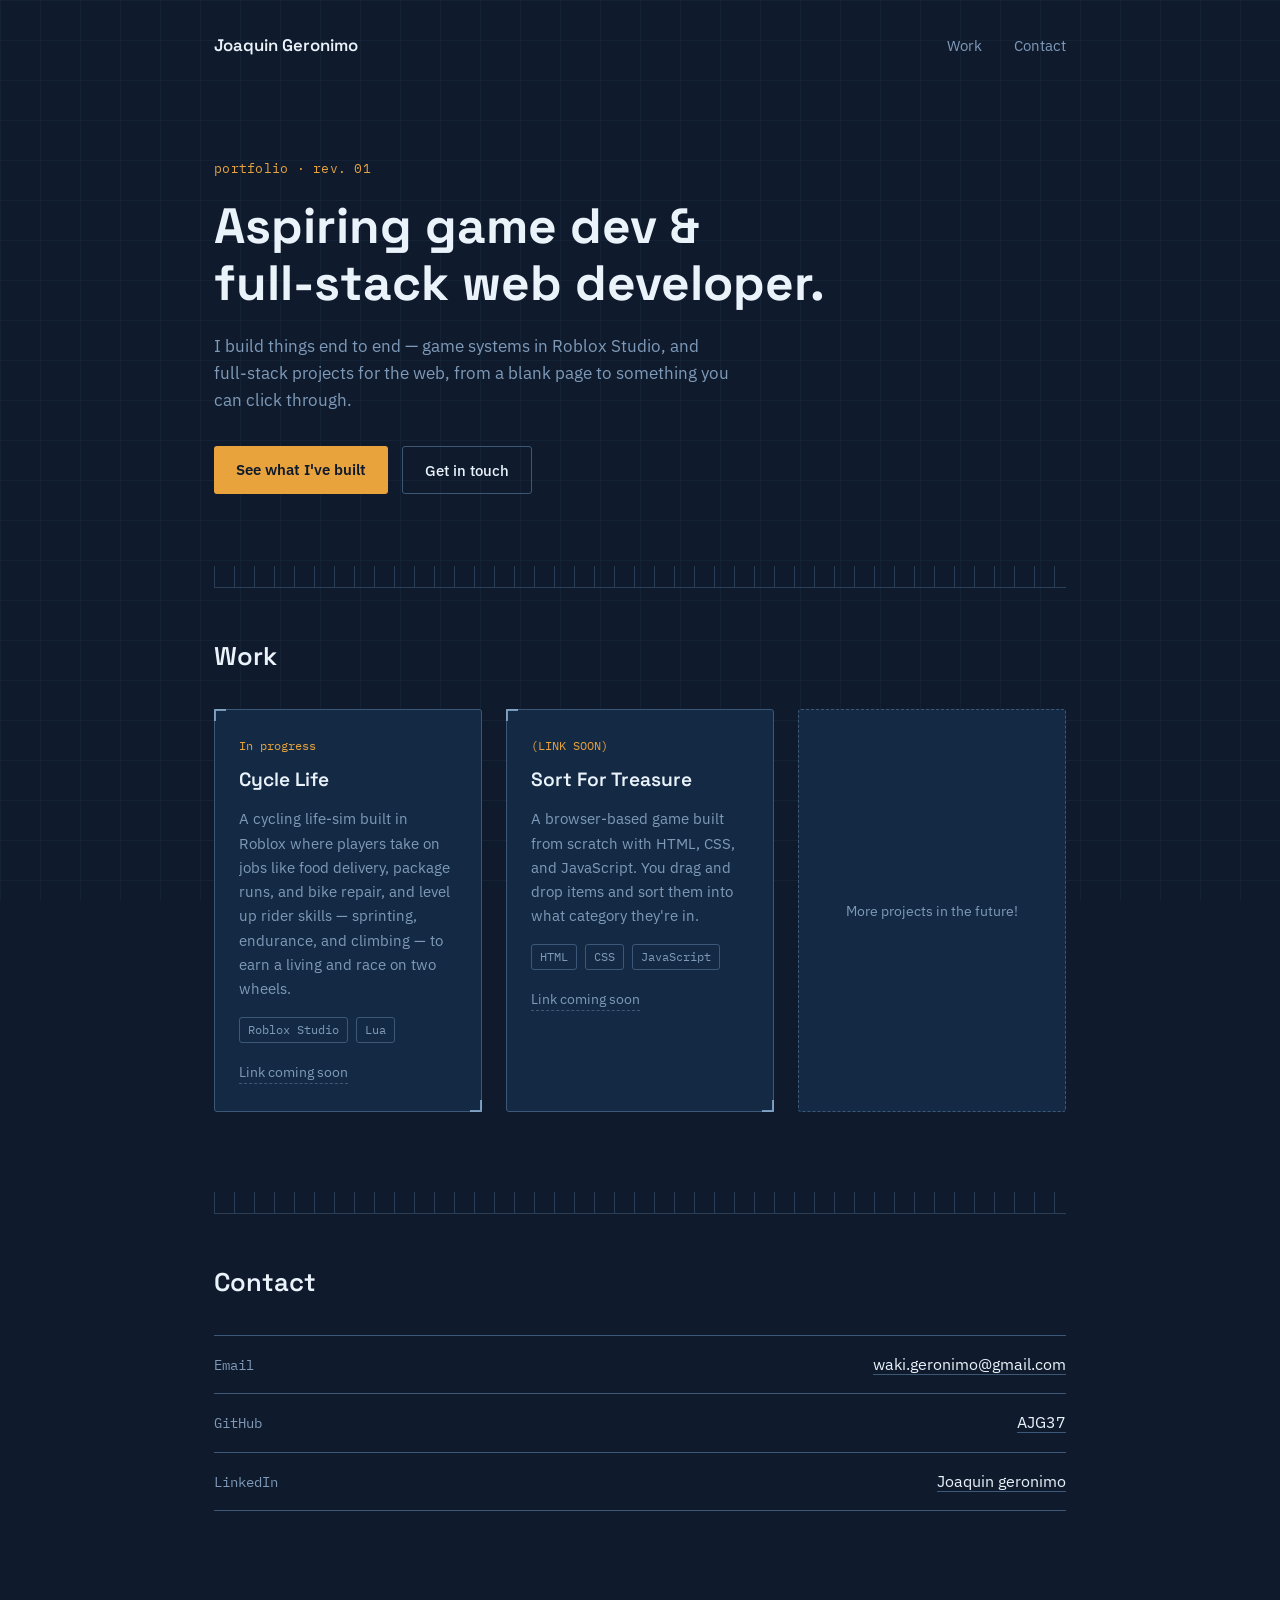
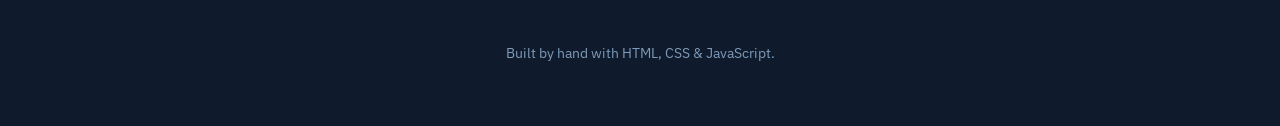
<file: index.html>
<!DOCTYPE html>
<html lang="en">
<head>
<meta charset="UTF-8">
<meta name="viewport" content="width=device-width, initial-scale=1.0">
<title>Joaquin Geronimo — Portfolio</title>
<meta name="description" content="Portfolio of Joaquin Geronimo — aspiring game developer and full-stack web developer.">
<link rel="preconnect" href="https://fonts.googleapis.com">
<link rel="preconnect" href="https://fonts.gstatic.com" crossorigin>
<link href="https://fonts.googleapis.com/css2?family=IBM+Plex+Mono:wght@400;500&family=IBM+Plex+Sans:wght@400;500&family=Space+Grotesk:wght@500;600;700&display=swap" rel="stylesheet">
<link rel="stylesheet" href="style.css">
</head>
<body>

<div class="grid-backdrop" aria-hidden="true"></div>

<header class="site-header">
  <a href="#top" class="site-name">Joaquin Geronimo</a>
  <nav class="site-nav">
    <a href="#work">Work</a>
    <a href="#contact">Contact</a>
  </nav>
</header>

<main id="top">

  <section class="hero">
    <p class="hero-label">portfolio · rev. 01</p>
    <h1 class="hero-title">Aspiring game dev &amp;<br>full-stack web developer.</h1>
    <p class="hero-text">
      I build things end to end — game systems in Roblox Studio, and
      full-stack projects for the web, from a blank page to something
      you can click through.
    </p>
    <div class="hero-actions">
      <a href="#work" class="btn btn-primary">See what I've built</a>
      <a href="#contact" class="btn btn-ghost">Get in touch</a>
    </div>
  </section>

  <div class="ruler" aria-hidden="true"></div>

  <section id="work" class="work">
    <h2 class="section-heading">Work</h2>
    <div id="project-list" class="project-list"><!-- rendered by script.js --></div>
  </section>

  <div class="ruler" aria-hidden="true"></div>

  <section id="contact" class="contact">
    <h2 class="section-heading">Contact</h2>
    <dl class="spec-sheet">
      <div class="spec-row">
        <dt>Email</dt>
        <dd><a href="mailto:waki.geronimo@gmail.com">waki.geronimo@gmail.com</a></dd>
      </div>
      <div class="spec-row">
        <dt>GitHub</dt>
        <dd><a href="https://github.com/AJG37" target="_blank" rel="noopener">AJG37</a></dd>
      </div>
      <div class="spec-row">
        <dt>LinkedIn</dt>
        <dd><a href="https://www.linkedin.com/in/joaquin-geronimo-5490483b7/" target="_blank" rel="noopener">Joaquin geronimo</a></dd>
      </div>
    </dl>
  </section>

</main>

<footer class="site-footer">
  <p>Built by hand with HTML, CSS &amp; JavaScript.</p>
</footer>

<script src="script.js"></script>
</body>
</html>
</file>
<file: style.css>
:root {
  --navy-deep: #0f1b2d;
  --navy-panel: #142a44;
  --line-blue: #3d5876;
  --line-bright: #9ec5e8;
  --text-primary: #eaf2fa;
  --text-muted: #7f9ab8;
  --amber: #e8a33d;
  --amber-dim: #c98a2c;
  --radius: 3px;
}

* { box-sizing: border-box; }

html { scroll-behavior: smooth; }

body {
  margin: 0;
  background: var(--navy-deep);
  color: var(--text-primary);
  font-family: "IBM Plex Sans", system-ui, sans-serif;
  line-height: 1.6;
  position: relative;
}

@media (prefers-reduced-motion: reduce) {
  html { scroll-behavior: auto; }
  * { animation-duration: 0.001ms !important; transition-duration: 0.001ms !important; }
}

/* Blueprint grid backdrop */
.grid-backdrop {
  position: fixed;
  inset: 0;
  z-index: 0;
  pointer-events: none;
  background-image:
    linear-gradient(var(--line-blue) 1px, transparent 1px),
    linear-gradient(90deg, var(--line-blue) 1px, transparent 1px);
  background-size: 40px 40px;
  opacity: 0.12;
}

a { color: inherit; }

/* Header */
.site-header {
  position: relative;
  z-index: 1;
  display: flex;
  justify-content: space-between;
  align-items: center;
  max-width: 900px;
  margin: 0 auto;
  padding: 32px 24px 0;
}

.site-name {
  font-family: "Space Grotesk", sans-serif;
  font-weight: 600;
  font-size: 1.05rem;
  text-decoration: none;
  color: var(--text-primary);
}

.site-nav a {
  text-decoration: none;
  color: var(--text-muted);
  font-size: 0.95rem;
  margin-left: 28px;
  transition: color 0.15s ease;
}

.site-nav a:hover,
.site-nav a:focus-visible { color: var(--amber); }

main {
  position: relative;
  z-index: 1;
  max-width: 900px;
  margin: 0 auto;
  padding: 0 24px;
}

/* Hero */
.hero {
  padding: 100px 0 64px;
  max-width: 620px;
}

.hero-label {
  font-family: "IBM Plex Mono", monospace;
  font-size: 0.8rem;
  color: var(--amber);
  letter-spacing: 0.02em;
  margin: 0 0 18px;
}

.hero-title {
  font-family: "Space Grotesk", sans-serif;
  font-weight: 700;
  font-size: clamp(2.1rem, 5vw, 3.1rem);
  line-height: 1.15;
  margin: 0 0 22px;
  animation: draw-in 0.6s ease-out;
}

@keyframes draw-in {
  from { opacity: 0; transform: translateY(10px); }
  to { opacity: 1; transform: translateY(0); }
}

.hero-text {
  color: var(--text-muted);
  font-size: 1.05rem;
  max-width: 52ch;
  margin: 0 0 32px;
}

.hero-actions { display: flex; gap: 14px; flex-wrap: wrap; }

.btn {
  display: inline-block;
  padding: 11px 22px;
  border-radius: var(--radius);
  text-decoration: none;
  font-size: 0.95rem;
  font-weight: 500;
  transition: transform 0.15s ease, background 0.15s ease, border-color 0.15s ease;
}

.btn-primary {
  background: var(--amber);
  color: var(--navy-deep);
  font-weight: 600;
}
.btn-primary:hover { background: var(--amber-dim); transform: translateY(-1px); }

.btn-ghost {
  border: 1px solid var(--line-blue);
  color: var(--text-primary);
}
.btn-ghost:hover { border-color: var(--line-bright); transform: translateY(-1px); }

.btn:focus-visible {
  outline: 2px solid var(--amber);
  outline-offset: 2px;
}

/* Ruler divider */
.ruler {
  height: 22px;
  background-image: repeating-linear-gradient(
    90deg,
    var(--line-blue) 0px, var(--line-blue) 1px,
    transparent 1px, transparent 20px
  );
  background-position: bottom;
  background-repeat: repeat-x;
  background-size: auto 100%;
  border-bottom: 1px solid var(--line-blue);
  margin: 8px 0 48px;
  opacity: 0.6;
}

/* Section heading */
.section-heading {
  font-family: "Space Grotesk", sans-serif;
  font-weight: 600;
  font-size: 1.6rem;
  margin: 0 0 32px;
}

/* Work */
.project-list {
  display: grid;
  grid-template-columns: repeat(auto-fit, minmax(260px, 1fr));
  gap: 24px;
  margin-bottom: 80px;
}

.project-card {
  position: relative;
  background: var(--navy-panel);
  border: 1px solid var(--line-blue);
  border-radius: var(--radius);
  padding: 26px 24px;
}

.project-card::before,
.project-card::after {
  content: "";
  position: absolute;
  width: 10px;
  height: 10px;
  border-top: 2px solid var(--line-bright);
  border-left: 2px solid var(--line-bright);
  top: -1px;
  left: -1px;
  opacity: 0.7;
}

.project-card::after {
  top: auto;
  left: auto;
  bottom: -1px;
  right: -1px;
  border-top: none;
  border-left: none;
  border-bottom: 2px solid var(--line-bright);
  border-right: 2px solid var(--line-bright);
}

.project-status {
  font-family: "IBM Plex Mono", monospace;
  font-size: 0.75rem;
  color: var(--amber);
  margin: 0 0 10px;
}

.project-title {
  font-family: "Space Grotesk", sans-serif;
  font-weight: 600;
  font-size: 1.2rem;
  margin: 0 0 10px;
}

.project-desc {
  color: var(--text-muted);
  font-size: 0.95rem;
  margin: 0 0 16px;
}

.project-tags {
  display: flex;
  flex-wrap: wrap;
  gap: 8px;
  margin: 0 0 16px;
  padding: 0;
  list-style: none;
}

.project-tags li {
  font-family: "IBM Plex Mono", monospace;
  font-size: 0.72rem;
  color: var(--text-muted);
  border: 1px solid var(--line-blue);
  border-radius: var(--radius);
  padding: 3px 8px;
}

.project-link {
  display: inline-block;
  color: var(--line-bright);
  text-decoration: none;
  font-size: 0.9rem;
  border-bottom: 1px solid var(--line-blue);
}
.project-link:hover { color: var(--amber); border-color: var(--amber); }

.project-link.disabled {
  color: var(--text-muted);
  border-bottom: 1px dashed var(--line-blue);
  cursor: default;
}

/* Placeholder "more work" card */
.project-card.placeholder {
  border-style: dashed;
  display: flex;
  align-items: center;
  justify-content: center;
  text-align: center;
  color: var(--text-muted);
  font-size: 0.9rem;
}
.project-card.placeholder::before,
.project-card.placeholder::after { display: none; }

/* Contact */
.contact { padding-bottom: 90px; }

.spec-sheet {
  border-top: 1px solid var(--line-blue);
  margin: 0;
}

.spec-row {
  display: flex;
  justify-content: space-between;
  align-items: baseline;
  padding: 16px 0;
  border-bottom: 1px solid var(--line-blue);
  flex-wrap: wrap;
  gap: 8px;
}

.spec-row dt {
  font-family: "IBM Plex Mono", monospace;
  font-size: 0.85rem;
  color: var(--text-muted);
}

.spec-row dd {
  margin: 0;
  font-size: 1rem;
}

.spec-row a {
  text-decoration: none;
  border-bottom: 1px solid var(--line-blue);
}
.spec-row a:hover { color: var(--amber); border-color: var(--amber); }

/* Footer */
.site-footer {
  position: relative;
  z-index: 1;
  text-align: center;
  padding: 28px 24px 48px;
  color: var(--text-muted);
  font-size: 0.85rem;
}

@media (max-width: 560px) {
  .site-header { flex-direction: column; align-items: flex-start; gap: 12px; }
  .hero { padding-top: 72px; }
}
</file>
